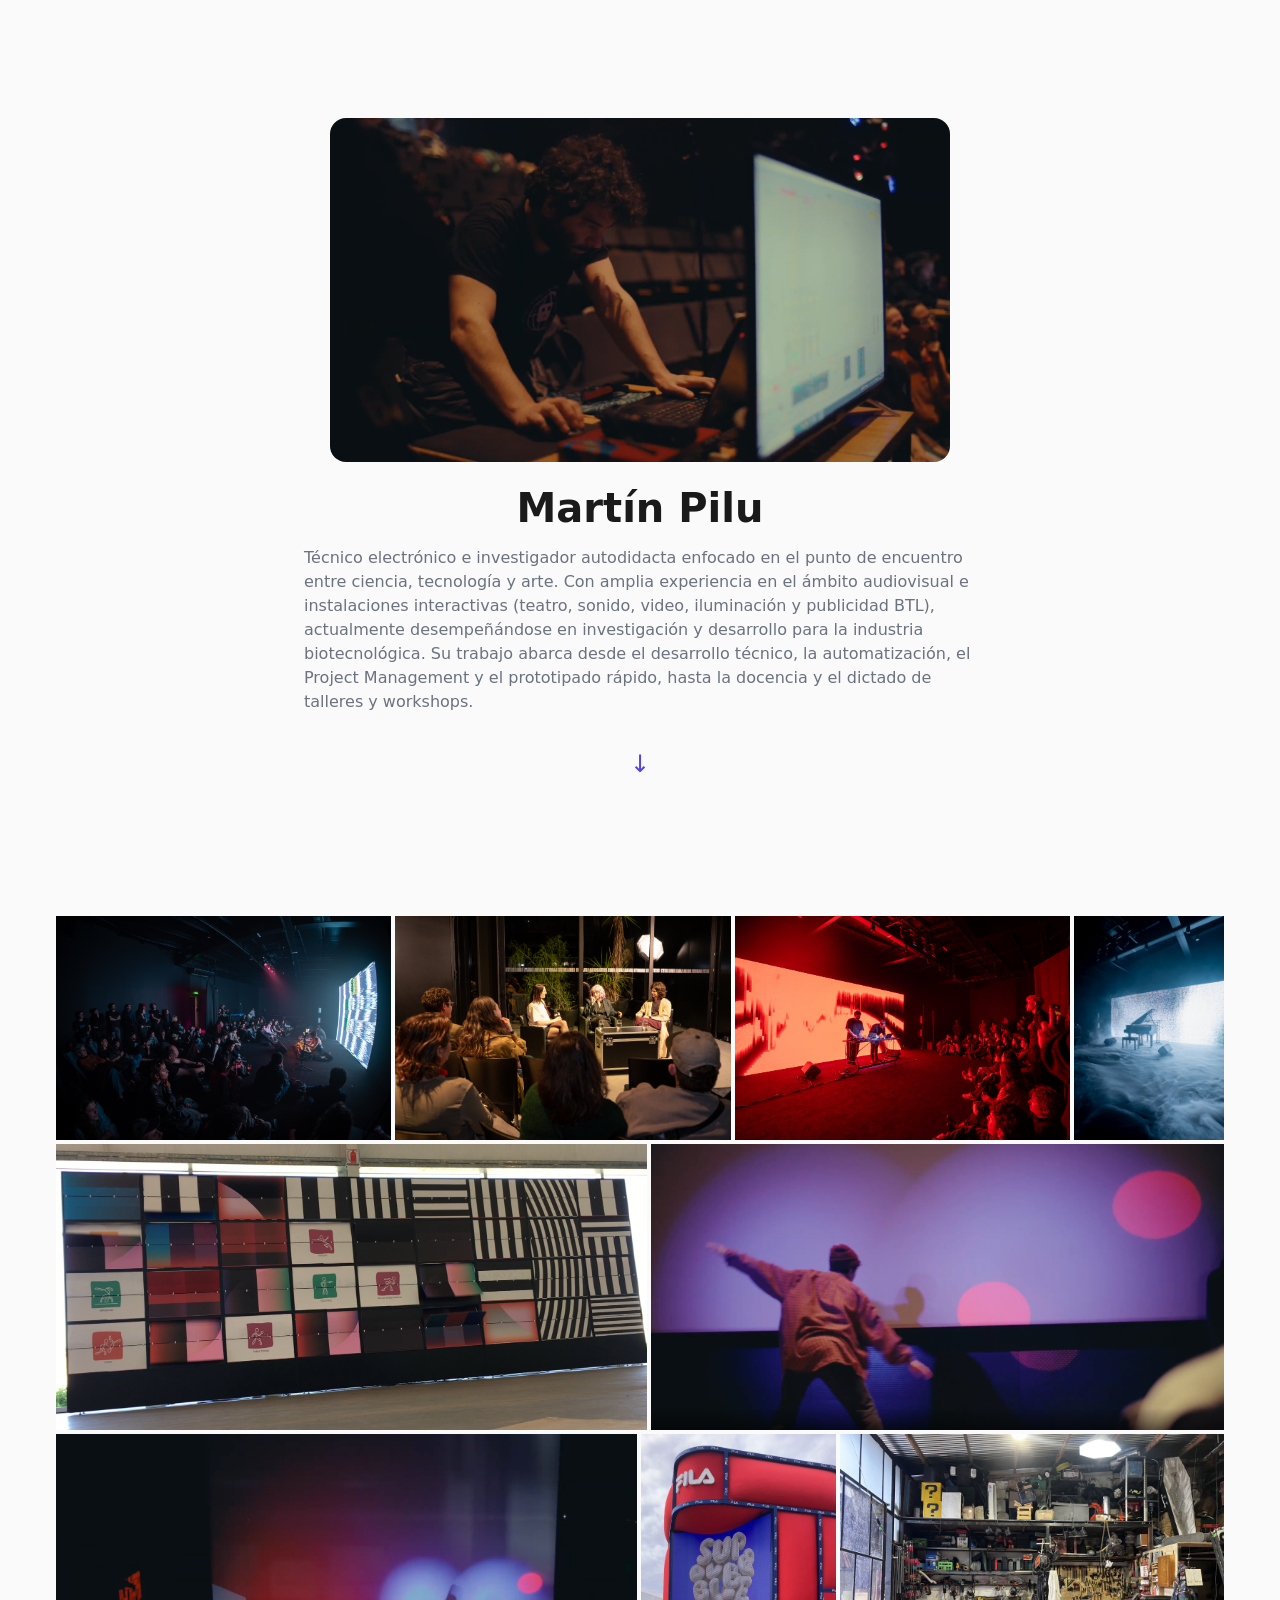
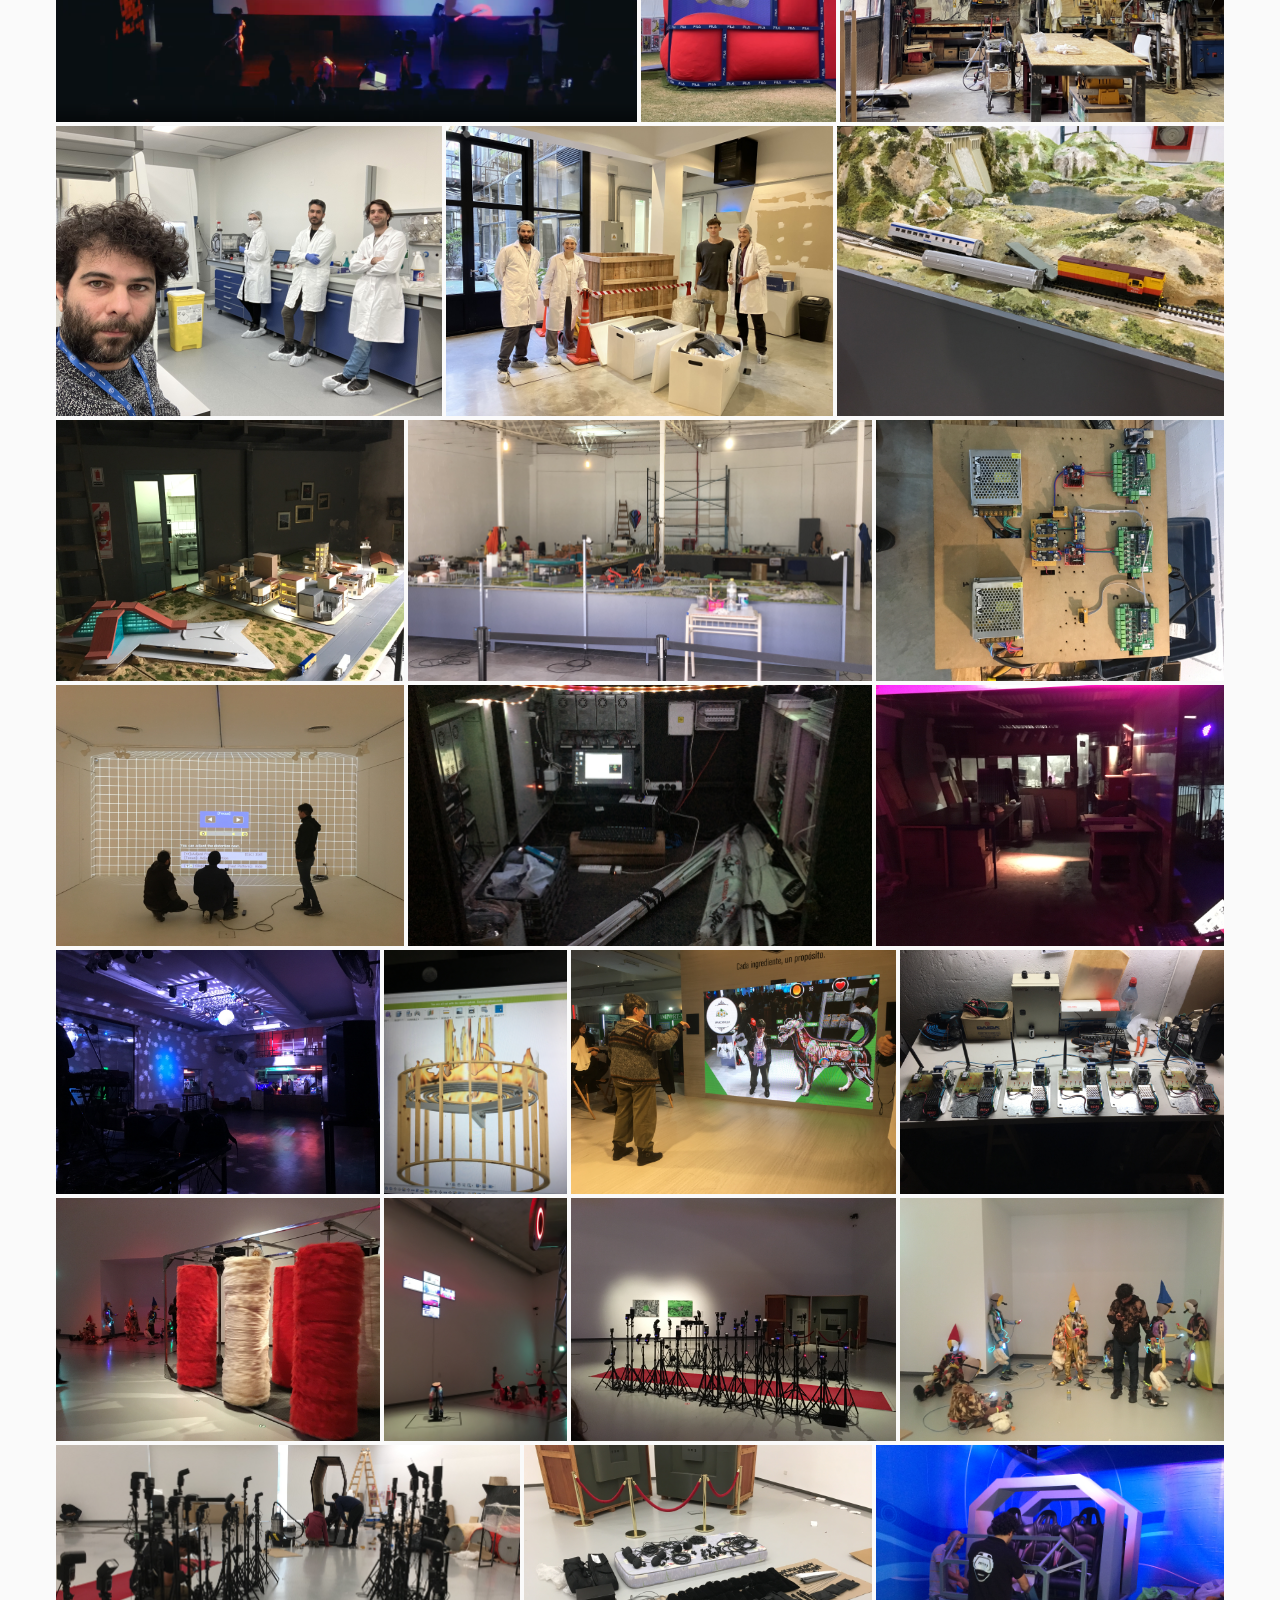
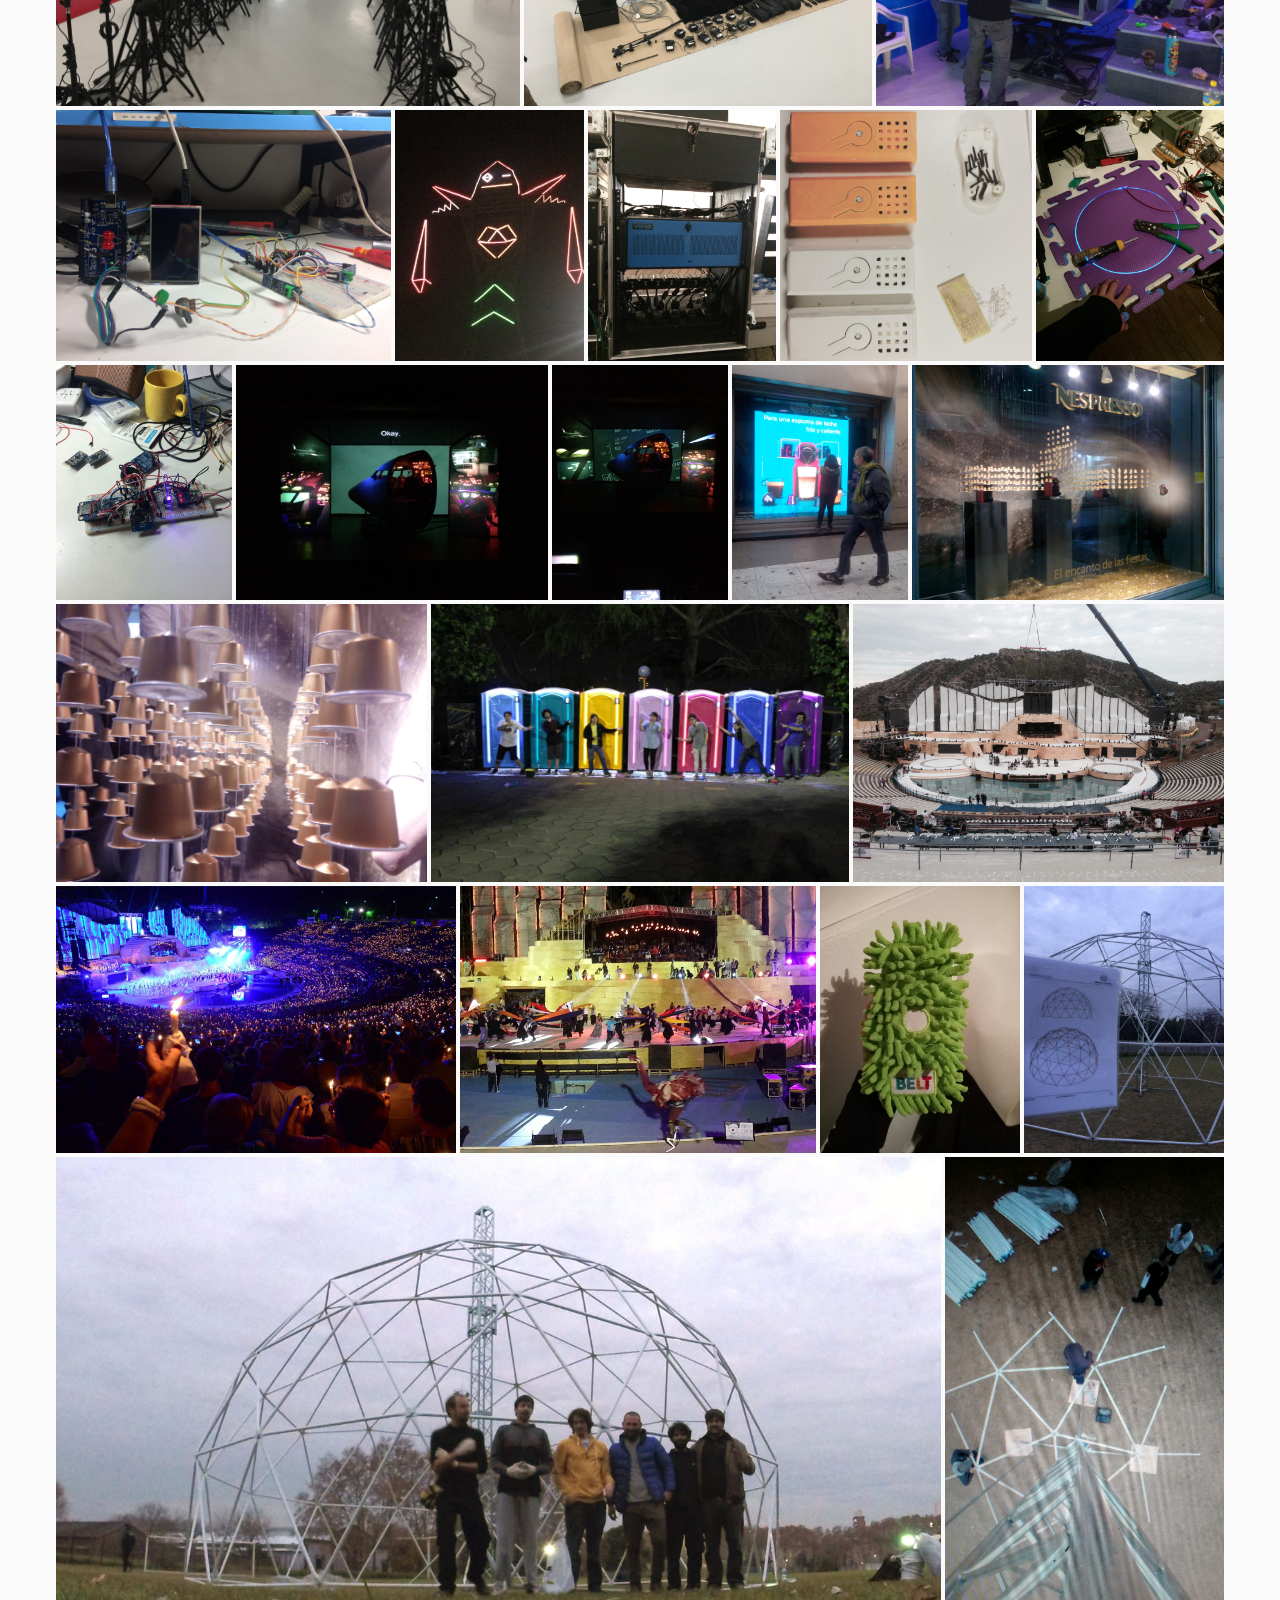
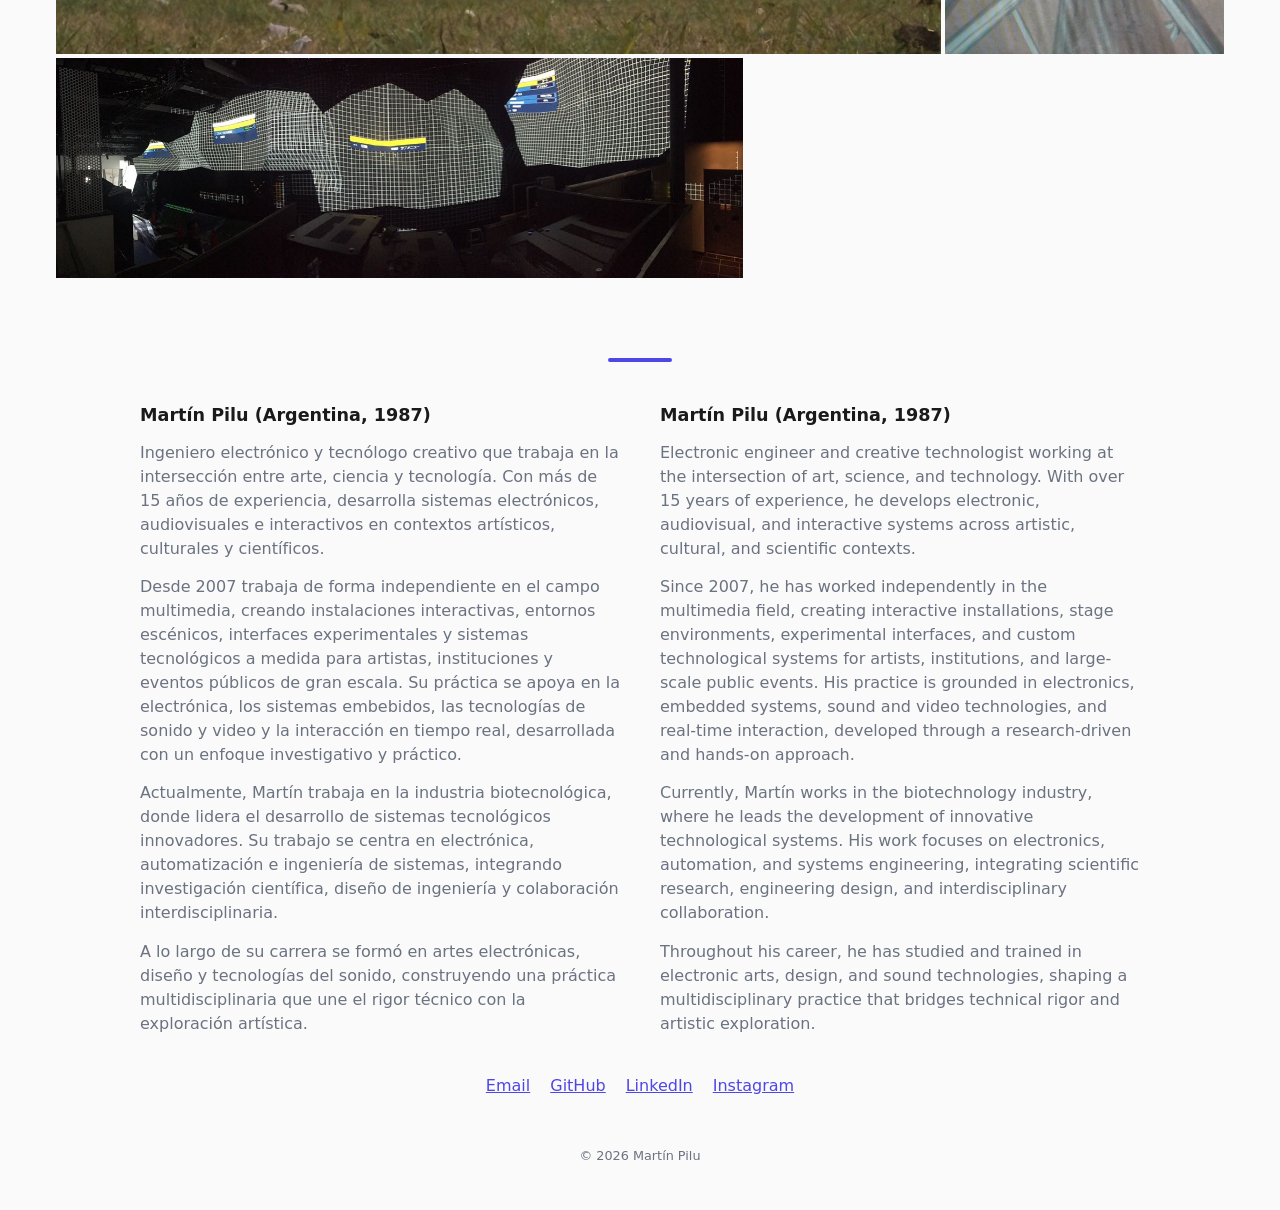
<file: landing/index.html>
<!DOCTYPE html>
<html lang="es">
<head>
  <meta charset="UTF-8">
  <meta name="viewport" content="width=device-width, initial-scale=1.0">
  <title>Martín Pilu</title>
  <meta name="description" content="Portfolio personal de Martín Pilu">
  <link rel="stylesheet" href="assets/css/style.css">
</head>
<body>
  <!-- 1. Portada -->
  <section id="portada" class="hero">
    <img class="hero__photo" src="content/profile_picture.png" alt="Foto de Martín Pilu" width="1862" height="1035">
    <h1>Martín Pilu</h1>
    <p class="hero__intro">Técnico electrónico e investigador autodidacta enfocado en el punto de encuentro entre ciencia, tecnología y arte. Con amplia experiencia en el ámbito audiovisual e instalaciones interactivas (teatro, sonido, video, iluminación y publicidad BTL), actualmente desempeñándose en investigación y desarrollo para la industria biotecnológica. Su trabajo abarca desde el desarrollo técnico, la automatización, el Project Management y el prototipado rápido, hasta la docencia y el dictado de talleres y workshops.</p>
    <a class="hero__cta" href="#feed" aria-label="Ver trabajos">↓</a>
  </section>

  <!-- 2. Mosaico de trabajos (se renderiza desde feed.json) -->
  <main id="feed" class="feed" aria-live="polite">
    <p class="feed__status">Cargando trabajos…</p>
  </main>

  <dialog id="viewer" class="viewer">
    <button class="viewer__close" aria-label="Cerrar">×</button>
    <div class="viewer__body"></div>
  </dialog>

  <!-- 3. Recursos y contacto -->
  <section id="contacto" class="contact">
    <hr class="contact__spacer" aria-hidden="true">
    <div class="contact__bio">
      <div lang="es">
        <h3>Martín Pilu (Argentina, 1987)</h3>
        <p>Ingeniero electrónico y tecnólogo creativo que trabaja en la intersección entre arte, ciencia y tecnología. Con más de 15 años de experiencia, desarrolla sistemas electrónicos, audiovisuales e interactivos en contextos artísticos, culturales y científicos.</p>
        <p>Desde 2007 trabaja de forma independiente en el campo multimedia, creando instalaciones interactivas, entornos escénicos, interfaces experimentales y sistemas tecnológicos a medida para artistas, instituciones y eventos públicos de gran escala. Su práctica se apoya en la electrónica, los sistemas embebidos, las tecnologías de sonido y video y la interacción en tiempo real, desarrollada con un enfoque investigativo y práctico.</p>
        <p>Actualmente, Martín trabaja en la industria biotecnológica, donde lidera el desarrollo de sistemas tecnológicos innovadores. Su trabajo se centra en electrónica, automatización e ingeniería de sistemas, integrando investigación científica, diseño de ingeniería y colaboración interdisciplinaria.</p>
        <p>A lo largo de su carrera se formó en artes electrónicas, diseño y tecnologías del sonido, construyendo una práctica multidisciplinaria que une el rigor técnico con la exploración artística.</p>
      </div>
      <div lang="en">
        <h3>Martín Pilu (Argentina, 1987)</h3>
        <p>Electronic engineer and creative technologist working at the intersection of art, science, and technology. With over 15 years of experience, he develops electronic, audiovisual, and interactive systems across artistic, cultural, and scientific contexts.</p>
        <p>Since 2007, he has worked independently in the multimedia field, creating interactive installations, stage environments, experimental interfaces, and custom technological systems for artists, institutions, and large-scale public events. His practice is grounded in electronics, embedded systems, sound and video technologies, and real-time interaction, developed through a research-driven and hands-on approach.</p>
        <p>Currently, Martín works in the biotechnology industry, where he leads the development of innovative technological systems. His work focuses on electronics, automation, and systems engineering, integrating scientific research, engineering design, and interdisciplinary collaboration.</p>
        <p>Throughout his career, he has studied and trained in electronic arts, design, and sound technologies, shaping a multidisciplinary practice that bridges technical rigor and artistic exploration.</p>
      </div>
    </div>
    <ul class="contact__links">
      <li><a href="mailto:edj.pilu@gmail.com">Email</a></li>
      <li><a href="https://github.com/MartinPilu">GitHub</a></li>
      <li><a href="https://www.linkedin.com/in/mart%C3%ADn-l%C3%B3pez-palermo-3b042686/">LinkedIn</a></li>
      <li><a href="https://www.instagram.com/piluxt/"">Instagram</a></li>
    </ul>
    <p class="contact__copy">&copy; 2026 Martín Pilu</p>
  </section>

  <script src="feed.js" onerror="void 0"></script>
  <script src="assets/js/main.js"></script>
</body>
</html>
</file>
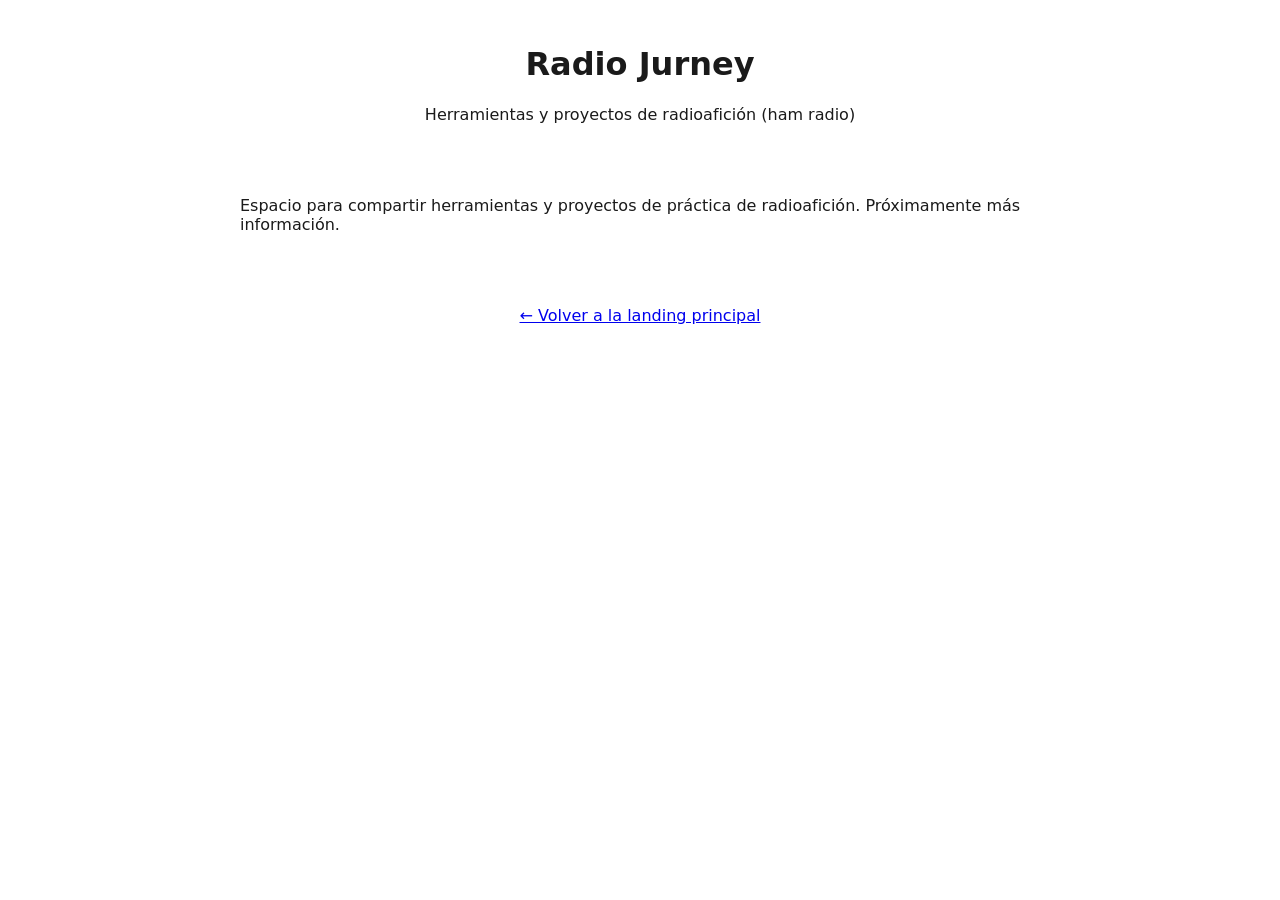
<file: projects/Radio_Jurney/landing/index.html>
<!DOCTYPE html>
<html lang="es">
<head>
  <meta charset="UTF-8">
  <meta name="viewport" content="width=device-width, initial-scale=1.0">
  <title>Radio Jurney</title>
  <link rel="stylesheet" href="assets/css/style.css">
</head>
<body>
  <header>
    <h1>Radio Jurney</h1>
    <p>Herramientas y proyectos de radioafición (ham radio)</p>
  </header>

  <main>
    <p>Espacio para compartir herramientas y proyectos de práctica de radioafición. Próximamente más información.</p>
  </main>

  <footer>
    <p><a href="../../../landing/index.html">&larr; Volver a la landing principal</a></p>
  </footer>
</body>
</html>
</file>
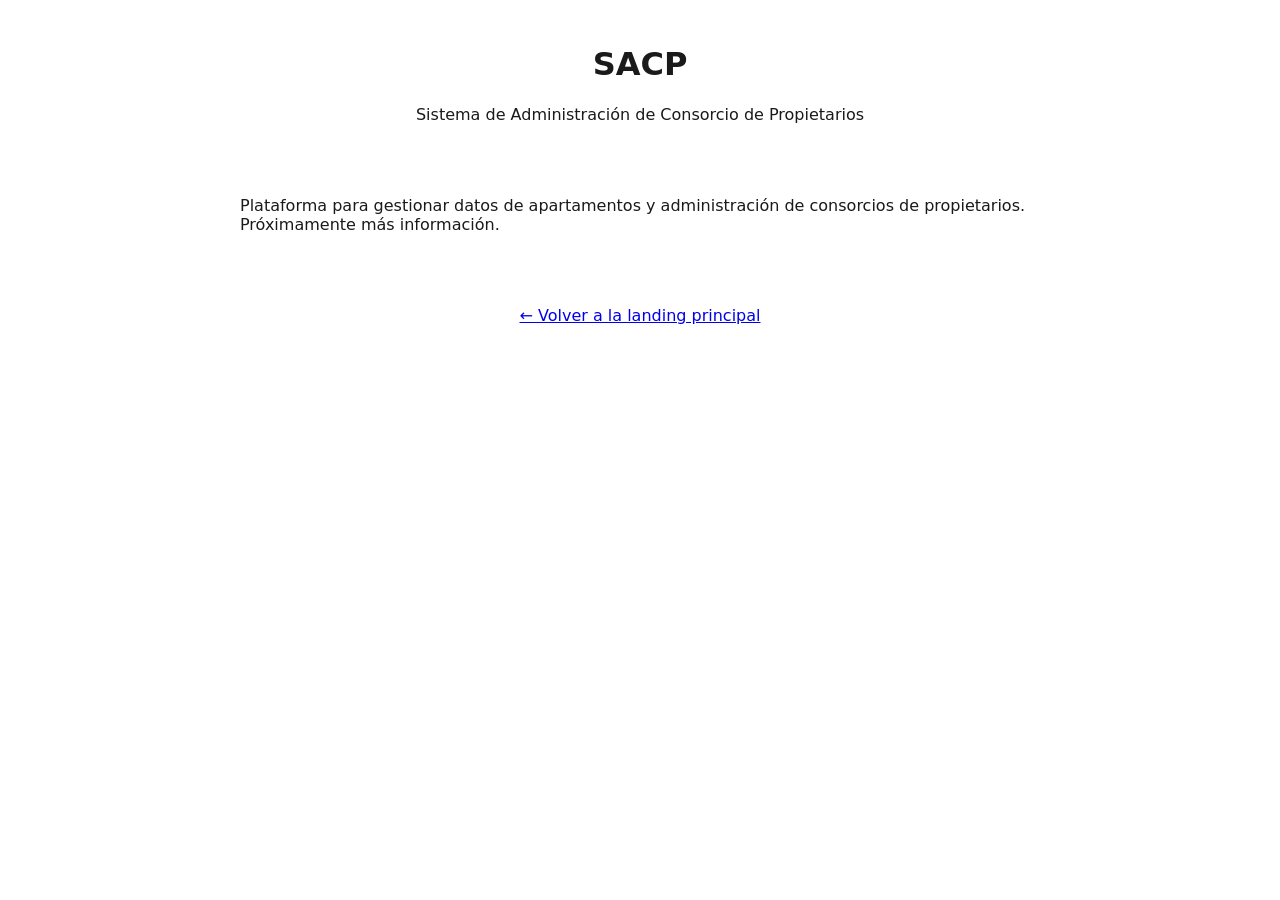
<file: projects/SACP/landing/index.html>
<!DOCTYPE html>
<html lang="es">
<head>
  <meta charset="UTF-8">
  <meta name="viewport" content="width=device-width, initial-scale=1.0">
  <title>SACP - Sistema de Administración de Consorcio de Propietarios</title>
  <link rel="stylesheet" href="assets/css/style.css">
</head>
<body>
  <header>
    <h1>SACP</h1>
    <p>Sistema de Administración de Consorcio de Propietarios</p>
  </header>

  <main>
    <p>Plataforma para gestionar datos de apartamentos y administración de consorcios de propietarios. Próximamente más información.</p>
  </main>

  <footer>
    <p><a href="../../../landing/index.html">&larr; Volver a la landing principal</a></p>
  </footer>
</body>
</html>
</file>
<file: landing/assets/css/style.css>
:root {
  --bg: #fafafa;
  --card: #fff;
  --text: #1a1a1a;
  --muted: #6b7280;
  --accent: #4f46e5;
  --border: #e5e7eb;
  --col: 560px;
}

* { box-sizing: border-box; }

body {
  margin: 0;
  font-family: system-ui, sans-serif;
  color: var(--text);
  background: var(--bg);
  line-height: 1.5;
}

a { color: var(--accent); }

/* Portada */
.hero {
  min-height: 100svh;
  display: flex;
  flex-direction: column;
  align-items: center;
  justify-content: center;
  text-align: center;
  padding: 2rem 1.5rem;
}
.hero__photo { width: min(620px, 92vw); height: auto; aspect-ratio: 1862 / 1035; border-radius: 16px; object-fit: cover; }
.hero h1 { margin: 1rem 0 .5rem; font-size: 2.5rem; }
.hero__intro { max-width: 42rem; color: var(--muted); margin: 0; text-align: left; }
.hero__cta { margin-top: 2rem; font-size: 1.5rem; text-decoration: none; }

/* Feed: mosaico de filas justificadas */
.feed {
  --row-h: 220px;
  --gap: 4px;
  max-width: 1200px;
  margin: 0 auto;
  padding: 1rem;
  display: flex;
  flex-wrap: wrap;
  gap: var(--gap);
}
.feed__status { width: 100%; text-align: center; color: var(--muted); }
/* Evita que la última fila se estire de más */
.feed__filler { flex-grow: 1e6; }

.tile {
  --ratio: 1;
  position: relative;
  flex: calc(var(--ratio) * 1) 1 calc(var(--ratio) * var(--row-h));
  padding: 0;
  border: 0;
  overflow: hidden;
  cursor: pointer;
  background: var(--border);
}
.tile img { display: block; width: 100%; height: 100%; object-fit: cover; aspect-ratio: var(--ratio); transition: transform .3s; }
.tile:hover img, .tile:focus-visible img { transform: scale(1.04); }
.tile__multi { position: absolute; right: 8px; bottom: 8px; color: #fff; text-shadow: 0 0 4px #000; }

.tile__overlay {
  position: absolute;
  max-width: calc(100% - 16px);
  padding: .2rem .6rem;
  font-size: .8rem;
  font-weight: 600;
  color: #fff;
  background: rgba(0, 0, 0, .55);
  border-radius: 999px;
  pointer-events: none;
}
.tile__overlay--text { padding: 0; background: none; font-size: 1.1rem; text-shadow: 0 1px 6px rgba(0, 0, 0, .8); }
.tile__overlay--top-left { top: 8px; left: 8px; }
.tile__overlay--top-right { top: 8px; right: 8px; }
.tile__overlay--bottom-left { bottom: 8px; left: 8px; }
.tile__overlay--bottom-right { bottom: 8px; right: 8px; }


/* Visor */
.viewer { width: min(900px, 94vw); max-height: 92vh; padding: 0; border: 0; border-radius: 12px; overflow: auto; }
.viewer::backdrop { background: rgba(0, 0, 0, .75); }
.viewer__close { position: sticky; top: 8px; float: right; margin: 8px; z-index: 1; font-size: 1.5rem; line-height: 1; background: rgba(255, 255, 255, .85); border: 0; border-radius: 50%; width: 2rem; height: 2rem; cursor: pointer; }
.viewer__media { display: flex; overflow-x: auto; scroll-snap-type: x mandatory; }
.viewer__media img { flex: 0 0 100%; width: 100%; max-height: 70vh; object-fit: contain; background: #000; scroll-snap-align: center; }
.viewer__info { padding: 1rem 1.25rem 1.5rem; }
.viewer__info h2 { margin: 0 0 .25rem; font-size: 1.2rem; }
.tags { display: flex; flex-wrap: wrap; gap: .5rem; list-style: none; margin: 0; padding: 0; font-size: .85rem; color: var(--accent); }
.viewer__date { display: block; margin-top: .5rem; font-size: .75rem; color: var(--muted); }
/* Contacto */
.contact { text-align: center; padding: 4rem 1.5rem 2rem; }
.contact__spacer { width: 64px; height: 4px; margin: 0 auto 2.5rem; border: 0; border-radius: 2px; background: var(--accent); }
.contact__bio {
  max-width: 1000px;
  margin: 0 auto 1.5rem;
  display: grid;
  grid-template-columns: 1fr 1fr;
  gap: 2.5rem;
  text-align: left;
  color: var(--muted);
}
.contact__bio h3 { margin: 0 0 .75rem; color: var(--text); font-size: 1.1rem; }
.contact__bio p { margin: 0 0 .9rem; }
@media (max-width: 720px) { .contact__bio { grid-template-columns: 1fr; gap: 1.5rem; } }
.contact__links { list-style: none; padding: 0; display: flex; justify-content: center; gap: 1.25rem; flex-wrap: wrap; }
.contact__copy { margin-top: 3rem; font-size: .8rem; color: var(--muted); }
</file>
<file: projects/Radio_Jurney/landing/assets/css/style.css>
body {
  margin: 0;
  font-family: system-ui, sans-serif;
  color: #1a1a1a;
}

header, footer {
  padding: 1.5rem;
  text-align: center;
}

main {
  max-width: 800px;
  margin: 0 auto;
  padding: 1rem;
}
</file>
<file: projects/SACP/landing/assets/css/style.css>
body {
  margin: 0;
  font-family: system-ui, sans-serif;
  color: #1a1a1a;
}

header, footer {
  padding: 1.5rem;
  text-align: center;
}

main {
  max-width: 800px;
  margin: 0 auto;
  padding: 1rem;
}
</file>
